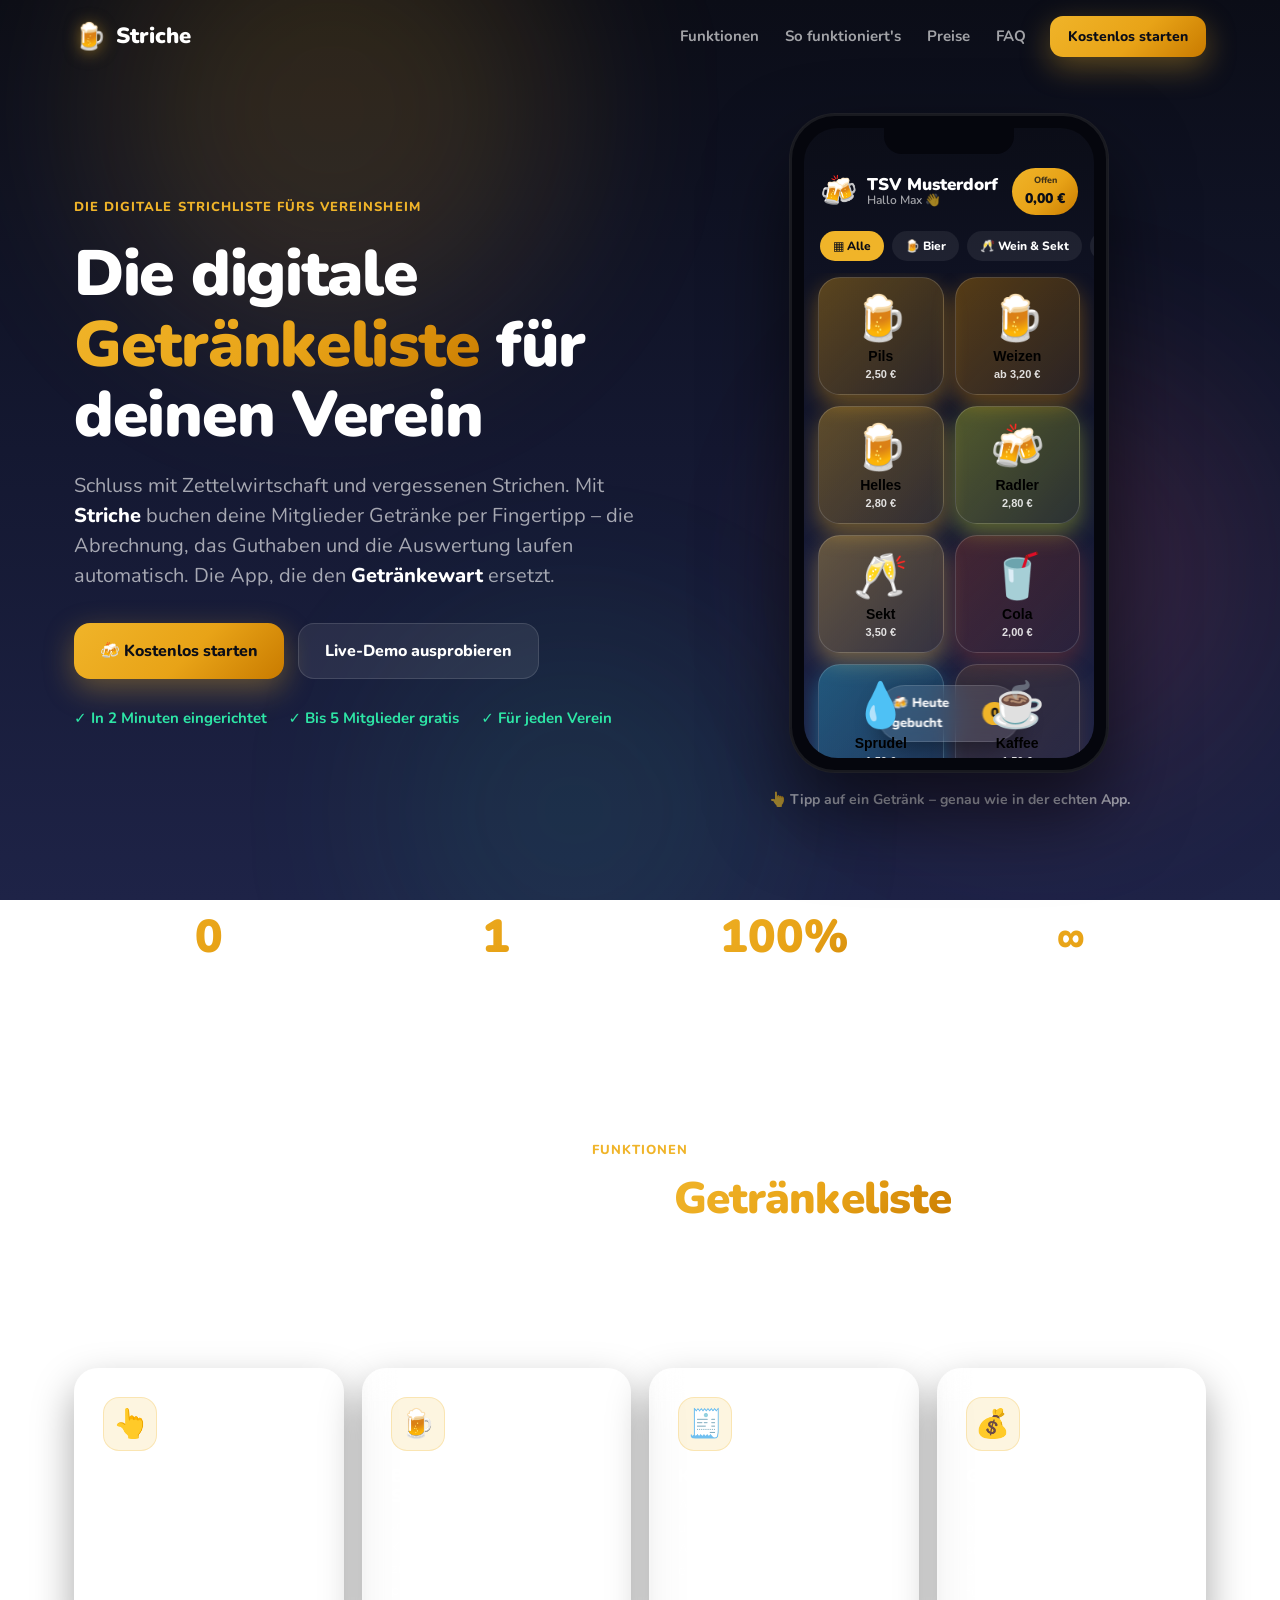
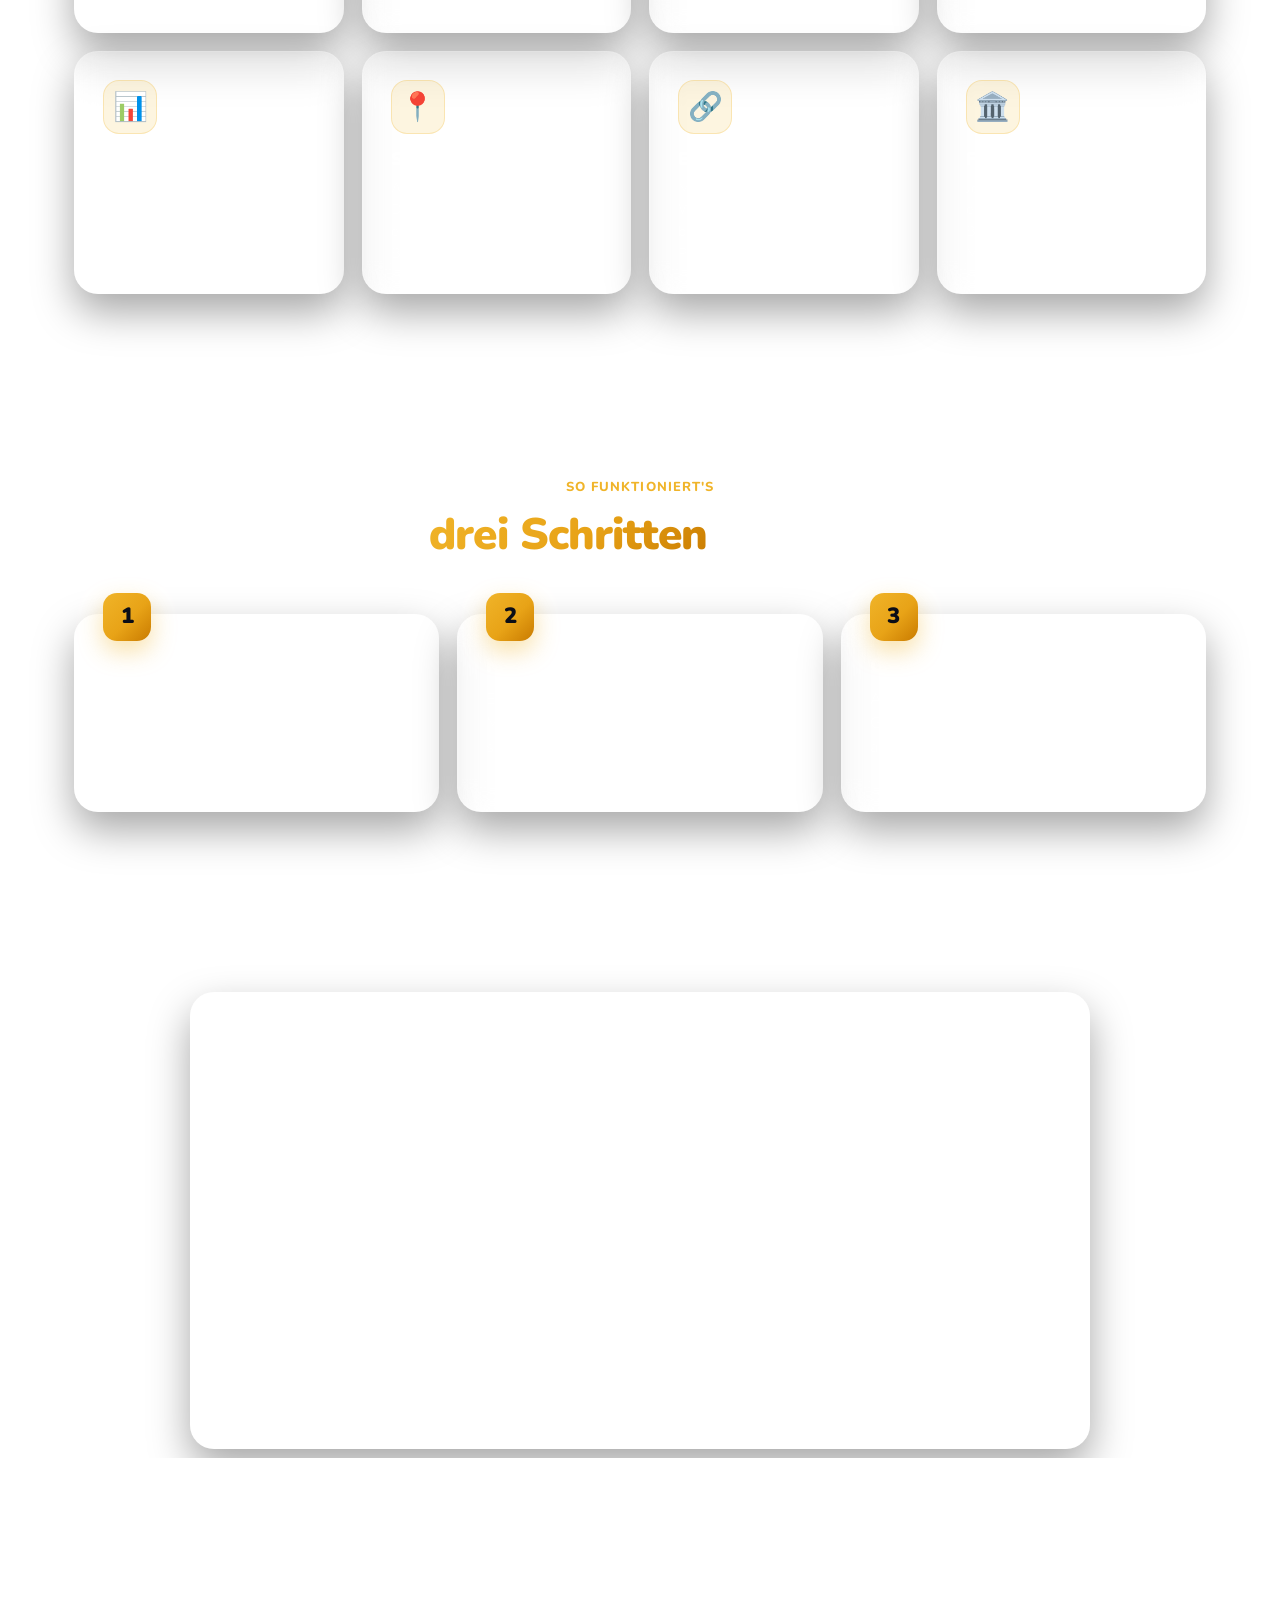
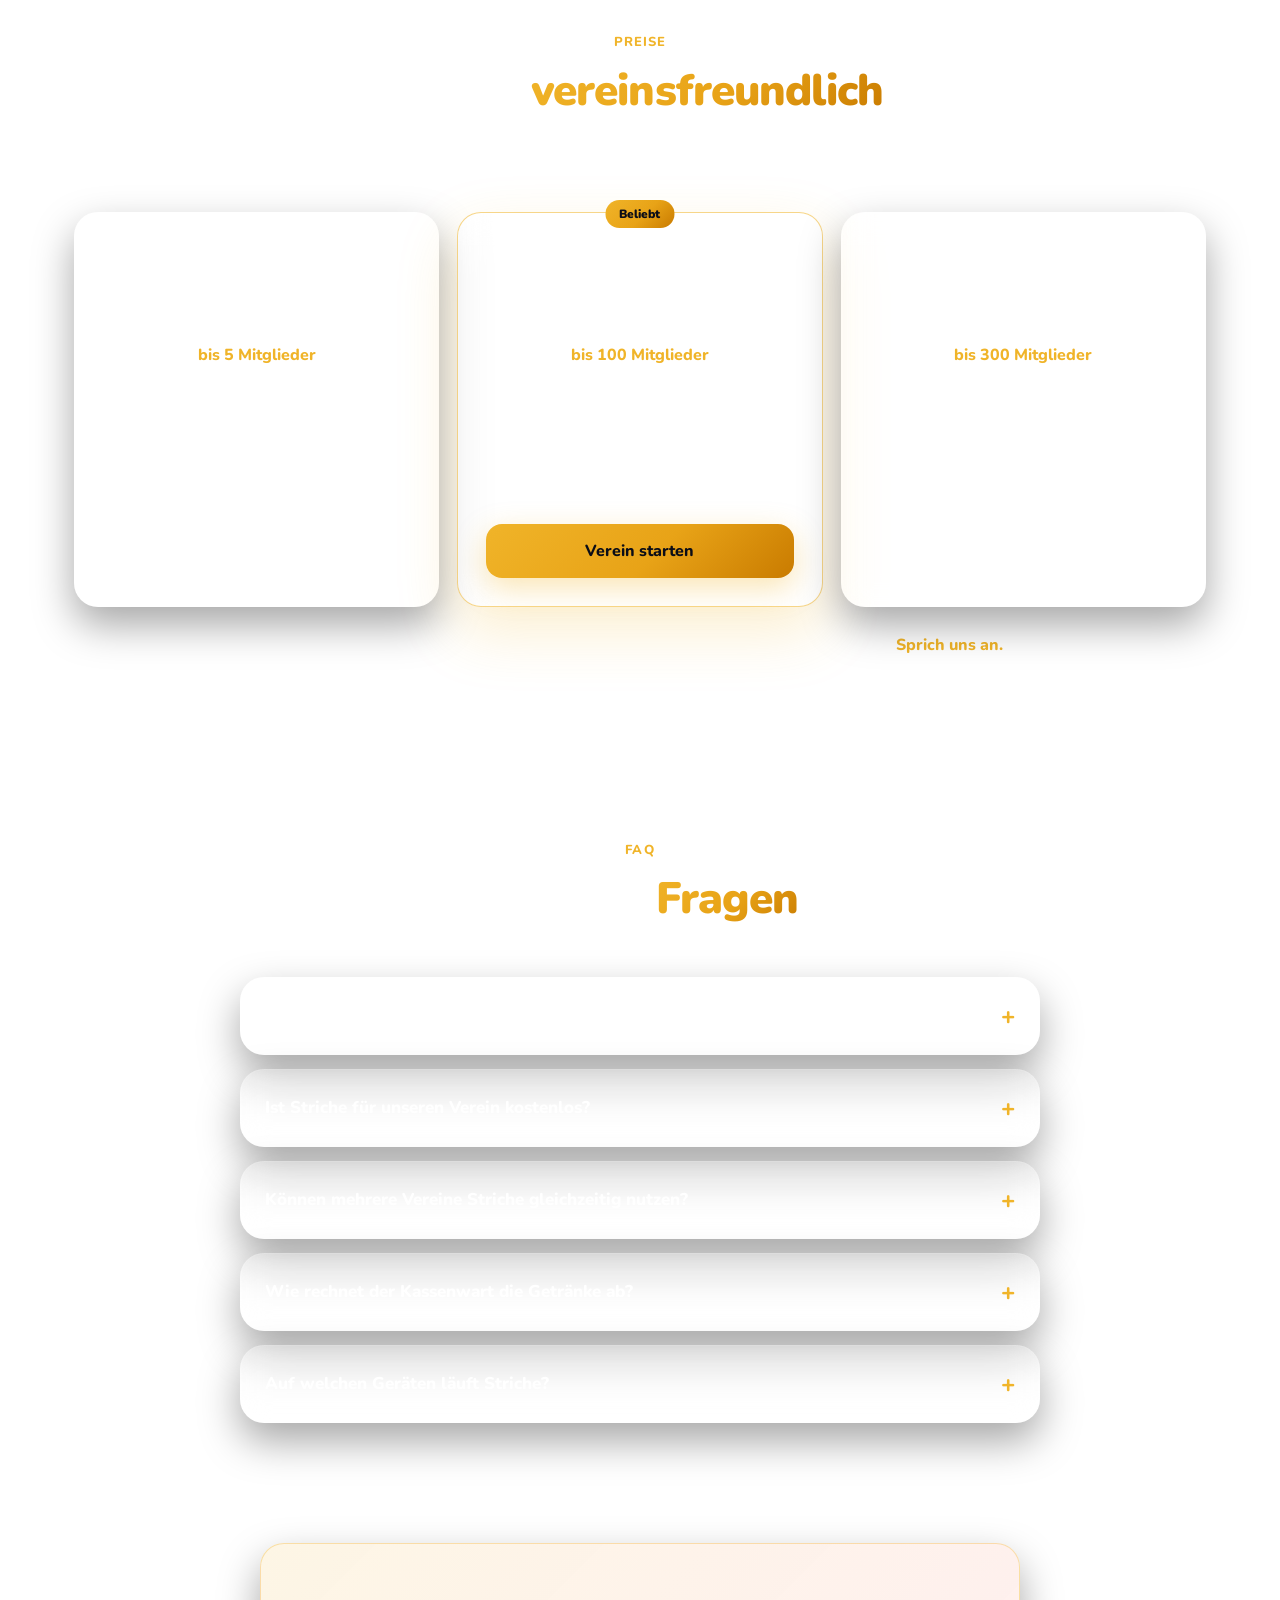
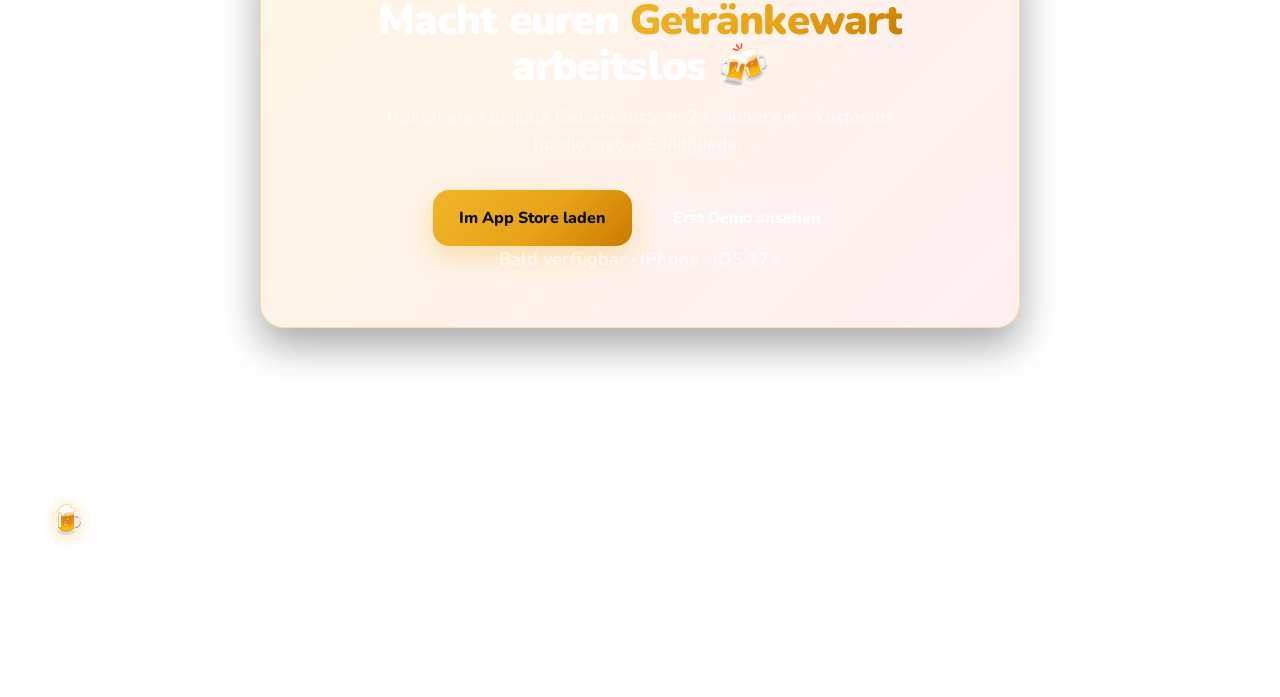
<file: website/index.html>
<!DOCTYPE html>
<html lang="de">
<head>
  <meta charset="UTF-8" />
  <meta name="viewport" content="width=device-width, initial-scale=1.0" />
  <meta name="theme-color" content="#0B0D17" />

  <!-- Primary SEO -->
  <title>Striche – Digitale Getränkeliste für Vereine | Strichliste-App</title>
  <meta name="description" content="Striche ist die digitale Getränkeliste für Vereine: Strichliste per Fingertipp statt Zettel. Getränke buchen, Kasse, Guthaben & Auswartung – ersetzt den Getränkewart. Jetzt kostenlos starten." />
  <meta name="keywords" content="Getränkeliste Verein, Getränkeliste Vereine, digitale Strichliste, Strichliste App, Getränkewart App, Getränkeabrechnung Verein, Vereinsheim Getränke, Strichliste Verein, Getränke App Verein" />
  <meta name="author" content="Striche" />
  <meta name="robots" content="index, follow" />
  <link rel="canonical" href="https://striche-app.de/" />

  <!-- Open Graph -->
  <meta property="og:type" content="website" />
  <meta property="og:locale" content="de_DE" />
  <meta property="og:site_name" content="Striche" />
  <meta property="og:title" content="Striche – Digitale Getränkeliste für Vereine" />
  <meta property="og:description" content="Die digitale Strichliste für deinen Verein: Getränke per Fingertipp buchen, Kasse & Guthaben im Blick – ersetzt den Getränkewart." />
  <meta property="og:url" content="https://striche-app.de/" />
  <meta property="og:image" content="https://striche-app.de/assets/og-image.png" />
  <meta property="og:image:width" content="1200" />
  <meta property="og:image:height" content="630" />

  <!-- Twitter -->
  <meta name="twitter:card" content="summary_large_image" />
  <meta name="twitter:title" content="Striche – Digitale Getränkeliste für Vereine" />
  <meta name="twitter:description" content="Die digitale Strichliste für deinen Verein: Getränke per Fingertipp buchen, Kasse & Guthaben im Blick." />
  <meta name="twitter:image" content="https://striche-app.de/assets/og-image.png" />

  <link rel="icon" type="image/svg+xml" href="assets/favicon.svg" />
  <link rel="apple-touch-icon" href="assets/favicon.svg" />

  <!-- Fonts: rounded to match the app's SF Rounded look -->
  <link rel="preconnect" href="https://fonts.googleapis.com" />
  <link rel="preconnect" href="https://fonts.gstatic.com" crossorigin />
  <link href="https://fonts.googleapis.com/css2?family=Nunito:ital,wght@0,400;0,600;0,700;0,800;0,900;1,700&display=swap" rel="stylesheet" />

  <link rel="stylesheet" href="styles.css" />

  <!-- Structured data: SoftwareApplication -->
  <script type="application/ld+json">
  {
    "@context": "https://schema.org",
    "@type": "SoftwareApplication",
    "name": "Striche – Digitale Getränkeliste für Vereine",
    "operatingSystem": "iOS",
    "applicationCategory": "BusinessApplication",
    "description": "Digitale Getränkeliste und Strichliste-App für Vereine. Getränke per Fingertipp buchen, Kassenwart-Übersicht, Guthaben und Auswertung – ersetzt den klassischen Getränkewart.",
    "offers": {
      "@type": "Offer",
      "price": "0",
      "priceCurrency": "EUR"
    },
    "aggregateRating": {
      "@type": "AggregateRating",
      "ratingValue": "4.9",
      "ratingCount": "128"
    }
  }
  </script>
  <!-- Structured data: FAQ -->
  <script type="application/ld+json">
  {
    "@context": "https://schema.org",
    "@type": "FAQPage",
    "mainEntity": [
      {
        "@type": "Question",
        "name": "Was ist eine digitale Getränkeliste für Vereine?",
        "acceptedAnswer": {
          "@type": "Answer",
          "text": "Eine digitale Getränkeliste ersetzt die handgeschriebene Strichliste im Vereinsheim. Mitglieder buchen ihre Getränke per Fingertipp in der App, die Abrechnung läuft automatisch – ganz ohne Zettel und ohne Getränkewart."
        }
      },
      {
        "@type": "Question",
        "name": "Ist Striche für unseren Verein kostenlos?",
        "acceptedAnswer": {
          "@type": "Answer",
          "text": "Ja. Bis zu 5 Mitglieder nutzen Striche dauerhaft kostenlos. Größere Vereine wählen einen passenden Tarif ab 1,99 € pro Monat."
        }
      },
      {
        "@type": "Question",
        "name": "Können mehrere Vereine Striche gleichzeitig nutzen?",
        "acceptedAnswer": {
          "@type": "Answer",
          "text": "Ja. Jeder Verein hat seinen eigenen, vollständig getrennten Bereich mit eigenen Getränken, Mitgliedern und Kasse."
        }
      },
      {
        "@type": "Question",
        "name": "Wie rechnet der Kassenwart die Getränke ab?",
        "acceptedAnswer": {
          "@type": "Answer",
          "text": "Der Kassenwart sieht alle Buchungen, offene Deckel und Guthaben in Echtzeit. Aufladen und Bezahlt-Markieren geht mit einem Tipp, Monatsberichte lassen sich als PDF oder Excel exportieren."
        }
      }
    ]
  }
  </script>
</head>
<body>
  <!-- Animated background blobs (matches the app's AnimatedBackground) -->
  <div class="bg" aria-hidden="true">
    <span class="blob blob-gold"></span>
    <span class="blob blob-pink"></span>
    <span class="blob blob-mint"></span>
  </div>

  <!-- ===== NAV ===== -->
  <header class="nav" id="nav">
    <a class="brand" href="#top" aria-label="Striche Startseite">
      <span class="brand-mark" aria-hidden="true">🍺</span>
      <span class="brand-name">Striche</span>
    </a>
    <nav class="nav-links" aria-label="Hauptnavigation">
      <a href="#features">Funktionen</a>
      <a href="#how">So funktioniert's</a>
      <a href="#pricing">Preise</a>
      <a href="#faq">FAQ</a>
    </nav>
    <a href="#cta" class="btn btn-gold btn-sm">Kostenlos starten</a>
  </header>

  <main id="top">
    <!-- ===== HERO ===== -->
    <section class="hero">
      <div class="hero-copy">
        <span class="eyebrow">Die digitale Strichliste fürs Vereinsheim</span>
        <h1>Die digitale <span class="grad-gold">Getränkeliste</span> für deinen&nbsp;Verein</h1>
        <p class="lead">
          Schluss mit Zettelwirtschaft und vergessenen Strichen. Mit <strong>Striche</strong> buchen
          deine Mitglieder Getränke per Fingertipp – die Abrechnung, das Guthaben und die
          Auswertung laufen automatisch. Die App, die den <strong>Getränkewart</strong> ersetzt.
        </p>
        <div class="hero-actions">
          <a href="#cta" class="btn btn-gold">🍻 Kostenlos starten</a>
          <a href="#demo" class="btn btn-ghost">Live-Demo ausprobieren</a>
        </div>
        <ul class="hero-trust">
          <li>✓ In 2 Minuten eingerichtet</li>
          <li>✓ Bis 5 Mitglieder gratis</li>
          <li>✓ Für jeden Verein</li>
        </ul>
      </div>

      <!-- ===== INTERACTIVE PHONE DEMO ===== -->
      <div class="hero-phone" id="demo">
        <div class="phone" id="phone">
          <div class="phone-notch" aria-hidden="true"></div>
          <div class="phone-screen" id="screen">
            <!-- App header -->
            <div class="app-header">
              <span class="club-logo" aria-hidden="true">🍻</span>
              <div class="club-meta">
                <span class="club-name">TSV Musterdorf</span>
                <span class="club-hello">Hallo Max 👋</span>
              </div>
              <div class="balance-chip" id="balanceChip">
                <span class="balance-label" id="balanceLabel">Offen</span>
                <span class="balance-value" id="balanceValue">0,00 €</span>
              </div>
            </div>

            <!-- Category chips -->
            <div class="chips" role="tablist" aria-label="Kategorien">
              <button class="chip chip-active" type="button">▦ Alle</button>
              <button class="chip" type="button">🍺 Bier</button>
              <button class="chip" type="button">🥂 Wein &amp; Sekt</button>
              <button class="chip" type="button">💧 Alkoholfrei</button>
            </div>

            <!-- Drink grid (populated by JS) -->
            <div class="drink-grid" id="drinkGrid"></div>

            <!-- Today pill -->
            <div class="today-pill" id="todayPill" hidden>
              🍻 Heute gebucht <span class="today-count" id="todayCount">0</span>
            </div>
          </div>
        </div>
        <p class="demo-hint">👆 Tipp auf ein Getränk – genau wie in der echten App.</p>
      </div>
    </section>

    <!-- ===== STAT BAR ===== -->
    <section class="stats" aria-label="Auf einen Blick">
      <div class="stat"><span class="stat-num">0</span><span class="stat-label">Zettel mehr</span></div>
      <div class="stat"><span class="stat-num">1</span><span class="stat-label">Tipp pro Getränk</span></div>
      <div class="stat"><span class="stat-num">100%</span><span class="stat-label">Überblick für die Kasse</span></div>
      <div class="stat"><span class="stat-num">∞</span><span class="stat-label">Vereine getrennt verwaltbar</span></div>
    </section>

    <!-- ===== FEATURES ===== -->
    <section id="features" class="section">
      <div class="section-head reveal">
        <span class="eyebrow">Funktionen</span>
        <h2>Alles, was deine <span class="grad-gold">Getränkeliste</span> können muss</h2>
        <p class="section-sub">Von der ersten Buchung bis zur Monatsabrechnung – Striche denkt mit.</p>
      </div>
      <div class="feature-grid">
        <article class="card reveal">
          <div class="feat-icon">👆</div>
          <h3>Tippen statt Strichliste</h3>
          <p>Getränk antippen, fertig. Mehrfach tippen = mehrfach gebucht. Kein Mengen­wähler, kein Zettel, kein Suchen nach dem Stift.</p>
        </article>
        <article class="card reveal">
          <div class="feat-icon">🍺</div>
          <h3>Bierkrug-Animation &amp; Sound</h3>
          <p>Jede Buchung macht Spaß: Der Krug füllt sich, es schäumt, es zischt. Mit Haptik und passendem Sound pro Getränk.</p>
        </article>
        <article class="card reveal">
          <div class="feat-icon">🧾</div>
          <h3>Kassenwart-Übersicht</h3>
          <p>Alle Buchungen, offene Deckel und Guthaben in Echtzeit. Aufladen und „Bezahlt" mit einem Tipp.</p>
        </article>
        <article class="card reveal">
          <div class="feat-icon">💰</div>
          <h3>Guthaben &amp; Deckel</h3>
          <p>Mitglieder laden Guthaben auf oder lassen anschreiben. Jeder sieht jederzeit den eigenen Stand – mint für Guthaben, gold für offen.</p>
        </article>
        <article class="card reveal">
          <div class="feat-icon">📊</div>
          <h3>Statistik &amp; Auswertung</h3>
          <p>Umsatz pro Monat, beliebteste Getränke, bezahlt vs. offen. Monatsberichte als PDF oder Excel exportieren.</p>
        </article>
        <article class="card reveal">
          <div class="feat-icon">📍</div>
          <h3>Standort-Begrüßung</h3>
          <p>Am Vereinsheim angekommen? Die App begrüßt freundlich und erinnert beim Gehen ans Buchen – per Geofence.</p>
        </article>
        <article class="card reveal">
          <div class="feat-icon">🔗</div>
          <h3>Einladungslinks</h3>
          <p>Mitglieder per Link oder WhatsApp einladen. Ein Tipp, beigetreten – ganz ohne Papierkram.</p>
        </article>
        <article class="card reveal">
          <div class="feat-icon">🏛️</div>
          <h3>Für viele Vereine</h3>
          <p>Jeder Verein bekommt seinen eigenen, sauber getrennten Bereich – eigene Getränke, Mitglieder und Kasse.</p>
        </article>
      </div>
    </section>

    <!-- ===== HOW IT WORKS ===== -->
    <section id="how" class="section">
      <div class="section-head reveal">
        <span class="eyebrow">So funktioniert's</span>
        <h2>In <span class="grad-gold">drei Schritten</span> startklar</h2>
      </div>
      <div class="steps">
        <article class="step card reveal">
          <span class="step-num">1</span>
          <h3>Verein anlegen</h3>
          <p>Vereinsname, Logo und Getränkekarte in wenigen Minuten einrichten. Vorlagen für Bier, Wein, Alkoholfrei &amp; Snacks sind schon dabei.</p>
        </article>
        <article class="step card reveal">
          <span class="step-num">2</span>
          <h3>Mitglieder einladen</h3>
          <p>Einladungslink teilen – fertig. Deine Mitglieder treten mit einem Tipp bei und sind sofort dabei.</p>
        </article>
        <article class="step card reveal">
          <span class="step-num">3</span>
          <h3>Getränke tippen</h3>
          <p>Ab jetzt wird nur noch getippt. Kasse, Guthaben und Auswertung laufen automatisch im Hintergrund.</p>
        </article>
      </div>
    </section>

    <!-- ===== SEO CONTENT ===== -->
    <section class="section seo-block reveal">
      <div class="card seo-card">
        <h2>Warum eine digitale Getränkeliste für Vereine?</h2>
        <p>
          Die klassische <strong>Strichliste</strong> an der Theke kennt jeder Verein: ein Zettel,
          viele Striche – und am Ende des Abends stimmt die Kasse nie ganz. Eine
          <strong>digitale Getränkeliste</strong> löst genau dieses Problem. Statt mit Stift und
          Papier buchen deine Mitglieder ihre Getränke direkt in der App. Jeder Strich landet
          sofort und nachvollziehbar in der <strong>Getränkeabrechnung</strong> – verlustfrei,
          fair und transparent.
        </p>
        <p>
          <strong>Striche</strong> wurde speziell für <strong>Vereine</strong>, Sportheime,
          Schützenvereine, Musikkapellen und jede Gruppe entwickelt, die gemeinsam feiert und
          abrechnet. Die App übernimmt die Rolle des <strong>Getränkewarts</strong>: Sie zählt
          mit, behält Guthaben und offene Deckel im Blick und liefert dem Kassenwart auf Knopfdruck
          einen sauberen Monatsbericht. So bleibt mehr Zeit fürs Wesentliche – das
          Vereinsleben.
        </p>
        <p>
          Ob kleiner Verein mit einer Handvoll Mitglieder oder großer Verband mit mehreren
          hundert Personen: Mit der digitalen <strong>Strichliste</strong> von Striche behält
          jeder den Überblick. Mehrere Vereine nutzen die App parallel – jeweils in einem eigenen,
          vollständig getrennten Bereich.
        </p>
      </div>
    </section>

    <!-- ===== PRICING ===== -->
    <section id="pricing" class="section">
      <div class="section-head reveal">
        <span class="eyebrow">Preise</span>
        <h2>Fair &amp; <span class="grad-gold">vereinsfreundlich</span></h2>
        <p class="section-sub">Klein anfangen, jederzeit wachsen. Abrechnung für 1 Jahr im Voraus.</p>
      </div>
      <div class="price-grid">
        <article class="card price-card reveal">
          <h3 class="price-name">Gratis</h3>
          <div class="price"><span class="price-amt">0 €</span><span class="price-per">/ Monat</span></div>
          <p class="price-seats">bis 5 Mitglieder</p>
          <ul class="price-feats">
            <li>✓ Alle Kernfunktionen</li>
            <li>✓ Getränke buchen &amp; Kasse</li>
            <li>✓ Guthaben &amp; Deckel</li>
          </ul>
          <a href="#cta" class="btn btn-ghost btn-block">Loslegen</a>
        </article>
        <article class="card price-card price-pop reveal">
          <span class="price-badge">Beliebt</span>
          <h3 class="price-name">Verein</h3>
          <div class="price"><span class="price-amt">3,49 €</span><span class="price-per">/ Monat</span></div>
          <p class="price-seats">bis 100 Mitglieder</p>
          <ul class="price-feats">
            <li>✓ Alles aus Gratis</li>
            <li>✓ Statistik &amp; Export (PDF/Excel)</li>
            <li>✓ Standort-Begrüßung</li>
            <li>✓ Einladungslinks</li>
          </ul>
          <a href="#cta" class="btn btn-gold btn-block">Verein starten</a>
        </article>
        <article class="card price-card reveal">
          <h3 class="price-name">Groß</h3>
          <div class="price"><span class="price-amt">9,99 €</span><span class="price-per">/ Monat</span></div>
          <p class="price-seats">bis 300 Mitglieder</p>
          <ul class="price-feats">
            <li>✓ Alles aus Verein</li>
            <li>✓ Für große Vereine</li>
            <li>✓ Priorisierter Support</li>
          </ul>
          <a href="#cta" class="btn btn-ghost btn-block">Wählen</a>
        </article>
      </div>
      <p class="price-note">Weitere Größen: 50 Mitglieder · 1,99 € · 200 · 6,49 € · 500 · 16,99 €. Mehr als 500? <a href="#cta">Sprich uns an.</a></p>
    </section>

    <!-- ===== FAQ ===== -->
    <section id="faq" class="section">
      <div class="section-head reveal">
        <span class="eyebrow">FAQ</span>
        <h2>Häufige <span class="grad-gold">Fragen</span></h2>
      </div>
      <div class="faq">
        <details class="card faq-item reveal">
          <summary>Was ist eine digitale Getränkeliste für Vereine?</summary>
          <p>Eine digitale Getränkeliste ersetzt die handgeschriebene Strichliste im Vereinsheim. Mitglieder buchen ihre Getränke per Fingertipp in der App, die Abrechnung läuft automatisch – ganz ohne Zettel und ohne Getränkewart.</p>
        </details>
        <details class="card faq-item reveal">
          <summary>Ist Striche für unseren Verein kostenlos?</summary>
          <p>Ja. Bis zu 5 Mitglieder nutzen Striche dauerhaft kostenlos. Größere Vereine wählen einen passenden Tarif ab 1,99 € pro Monat – fair gestaffelt nach Mitgliederzahl.</p>
        </details>
        <details class="card faq-item reveal">
          <summary>Können mehrere Vereine Striche gleichzeitig nutzen?</summary>
          <p>Ja. Jeder Verein hat seinen eigenen, vollständig getrennten Bereich mit eigenen Getränken, Mitgliedern und Kasse. Daten verschiedener Vereine sind sauber isoliert.</p>
        </details>
        <details class="card faq-item reveal">
          <summary>Wie rechnet der Kassenwart die Getränke ab?</summary>
          <p>Der Kassenwart sieht alle Buchungen, offene Deckel und Guthaben in Echtzeit. Aufladen und „Bezahlt"-Markieren geht mit einem Tipp, und Monatsberichte lassen sich als PDF oder Excel exportieren.</p>
        </details>
        <details class="card faq-item reveal">
          <summary>Auf welchen Geräten läuft Striche?</summary>
          <p>Striche ist eine native App für iPhone (iOS 17 und neuer). Weitere Plattformen sind in Planung.</p>
        </details>
      </div>
    </section>

    <!-- ===== CTA ===== -->
    <section id="cta" class="section cta-section">
      <div class="card cta-card reveal">
        <h2>Macht euren <span class="grad-gold">Getränkewart</span> arbeitslos 🍻</h2>
        <p>Richtet eure digitale Getränkeliste in 2 Minuten ein – kostenlos für die ersten 5 Mitglieder.</p>
        <div class="hero-actions center">
          <a href="#" class="btn btn-gold">Im App Store laden</a>
          <a href="#demo" class="btn btn-ghost">Erst Demo ansehen</a>
        </div>
        <p class="cta-fine">Bald verfügbar · iPhone · iOS 17+</p>
      </div>
    </section>
  </main>

  <!-- ===== FOOTER ===== -->
  <footer class="footer">
    <div class="footer-inner">
      <div class="footer-brand">
        <span class="brand-mark" aria-hidden="true">🍺</span>
        <span class="brand-name">Striche</span>
        <p>Die digitale Getränkeliste für Vereine.</p>
      </div>
      <nav class="footer-links" aria-label="Footer">
        <a href="#features">Funktionen</a>
        <a href="#pricing">Preise</a>
        <a href="#faq">FAQ</a>
        <a href="#cta">Kontakt</a>
      </nav>
    </div>
    <p class="footer-legal">© <span id="year"></span> Striche · Impressum · Datenschutz</p>
  </footer>

  <script src="app.js" defer></script>
</body>
</html>
</file>
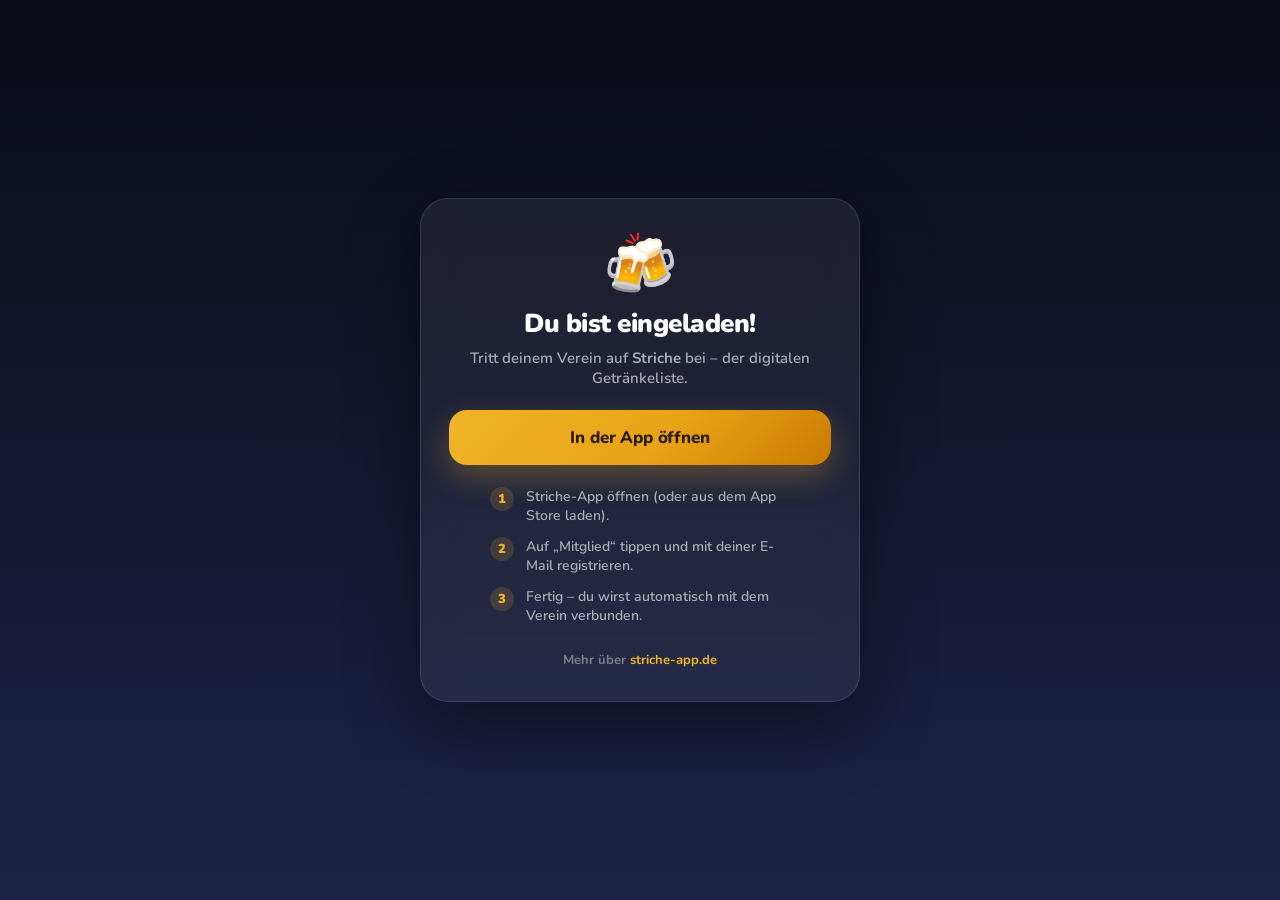
<file: website/join/index.html>
<!DOCTYPE html>
<html lang="de">
<head>
  <meta charset="UTF-8" />
  <meta name="viewport" content="width=device-width, initial-scale=1.0" />
  <meta name="theme-color" content="#0B0D17" />
  <title>Vereins-Einladung · Striche</title>
  <meta name="description" content="Du wurdest zu einem Verein auf Striche eingeladen – der digitalen Getränkeliste. Öffne die Einladung in der App." />
  <!-- Invite pages should not be indexed. -->
  <meta name="robots" content="noindex, follow" />
  <link rel="icon" type="image/svg+xml" href="/assets/favicon.svg" />
  <link rel="apple-touch-icon" href="/assets/favicon.svg" />
  <link rel="preconnect" href="https://fonts.googleapis.com" />
  <link rel="preconnect" href="https://fonts.gstatic.com" crossorigin />
  <link href="https://fonts.googleapis.com/css2?family=Nunito:wght@400;600;700;800;900&display=swap" rel="stylesheet" />
  <style>
    :root {
      --bg0: #0B0D17; --bg1: #141831; --bg2: #1E2347;
      --gold: #F0B429; --amber: #E8A317; --gold-deep: #C97B00; --foam: #FFF4D6;
      --text: #FFFFFF; --text-dim: rgba(255,255,255,0.62); --text-faint: rgba(255,255,255,0.40);
      --glass: rgba(255,255,255,0.06); --glass-border: rgba(255,255,255,0.12);
      --gold-grad: linear-gradient(135deg, var(--gold), var(--amber) 55%, var(--gold-deep));
      --font: "Nunito", ui-rounded, -apple-system, "SF Pro Rounded", system-ui, sans-serif;
    }
    * { margin: 0; padding: 0; box-sizing: border-box; }
    body {
      font-family: var(--font); color: var(--text); min-height: 100vh;
      background: linear-gradient(180deg, var(--bg0), var(--bg1) 55%, var(--bg2));
      background-attachment: fixed; -webkit-font-smoothing: antialiased;
      display: flex; align-items: center; justify-content: center; padding: 24px;
    }
    .card {
      width: 100%; max-width: 440px; text-align: center;
      background: var(--glass); border: 1px solid var(--glass-border);
      border-radius: 28px; padding: 36px 28px 32px;
      backdrop-filter: blur(20px); -webkit-backdrop-filter: blur(20px);
      box-shadow: 0 24px 70px rgba(0,0,0,0.45);
    }
    .mug { font-size: 60px; line-height: 1; margin-bottom: 14px; }
    h1 { font-size: 26px; font-weight: 900; letter-spacing: -0.02em; line-height: 1.15; }
    .sub { color: var(--text-dim); font-size: 15px; font-weight: 600; margin-top: 10px; }
    .code-wrap { margin: 26px 0 8px; }
    .code-label { font-size: 12px; font-weight: 800; letter-spacing: 0.14em; text-transform: uppercase; color: var(--text-faint); }
    .code {
      margin-top: 8px; font-size: 34px; font-weight: 900; letter-spacing: 0.32em;
      background: var(--gold-grad); -webkit-background-clip: text; background-clip: text; color: transparent;
      padding-left: 0.32em;
    }
    .btn {
      display: block; width: 100%; margin-top: 22px; padding: 16px 20px;
      border: none; border-radius: 18px; cursor: pointer;
      font-family: var(--font); font-size: 17px; font-weight: 800; letter-spacing: -0.01em;
      background: var(--gold-grad); color: #2A1A00;
      box-shadow: 0 12px 30px rgba(240,180,41,0.28); transition: transform .12s ease, filter .12s ease;
    }
    .btn:active { transform: scale(0.98); filter: brightness(1.05); }
    .btn.secondary {
      background: var(--glass); color: var(--text); border: 1px solid var(--glass-border);
      box-shadow: none; font-weight: 700; font-size: 15px;
    }
    .hint { margin-top: 18px; color: var(--text-faint); font-size: 13px; font-weight: 600; line-height: 1.5; }
    .steps { text-align: left; margin: 22px auto 0; max-width: 300px; }
    .step { display: flex; gap: 12px; align-items: flex-start; margin-top: 12px; color: var(--text-dim); font-size: 14px; font-weight: 600; }
    .num {
      flex: 0 0 auto; width: 24px; height: 24px; border-radius: 50%;
      background: rgba(240,180,41,0.16); color: var(--gold);
      display: flex; align-items: center; justify-content: center; font-weight: 900; font-size: 13px;
    }
    .brand { margin-top: 26px; font-size: 13px; font-weight: 700; color: var(--text-faint); }
    .brand a { color: var(--gold); text-decoration: none; }
  </style>
</head>
<body>
  <main class="card">
    <div class="mug">🍻</div>
    <h1>Du bist eingeladen!</h1>
    <p class="sub">Tritt deinem Verein auf <strong>Striche</strong> bei – der digitalen Getränkeliste.</p>

    <div class="code-wrap" id="codeWrap" hidden>
      <div class="code-label">Dein Einladungscode</div>
      <div class="code" id="code">––––––</div>
    </div>

    <button class="btn" id="openApp">In der App öffnen</button>

    <div class="steps">
      <div class="step"><span class="num">1</span><span>Striche-App öffnen (oder aus dem App Store laden).</span></div>
      <div class="step"><span class="num">2</span><span>Auf „Mitglied“ tippen und mit deiner E-Mail registrieren.</span></div>
      <div class="step"><span class="num">3</span><span>Fertig – du wirst automatisch mit dem Verein verbunden.</span></div>
    </div>

    <p class="hint" id="manualHint" hidden>App schon installiert, aber nichts passiert? Gib den Code oben bei der Registrierung manuell ein.</p>

    <p class="brand">Mehr über <a href="/">striche-app.de</a></p>
  </main>

  <script>
    (function () {
      var params = new URLSearchParams(window.location.search);
      var code = (params.get("code") || "").trim().toUpperCase();
      if (code) {
        document.getElementById("code").textContent = code;
        document.getElementById("codeWrap").hidden = false;
        document.getElementById("manualHint").hidden = false;
      }
      var deepLink = code ? "striche://join?code=" + encodeURIComponent(code) : "striche://join";
      var btn = document.getElementById("openApp");
      btn.addEventListener("click", function () { window.location.href = deepLink; });
      // Auto-attempt to hand off to the app for an already-installed user.
      if (code) { setTimeout(function () { window.location.href = deepLink; }, 400); }
    })();
  </script>
</body>
</html>
</file>
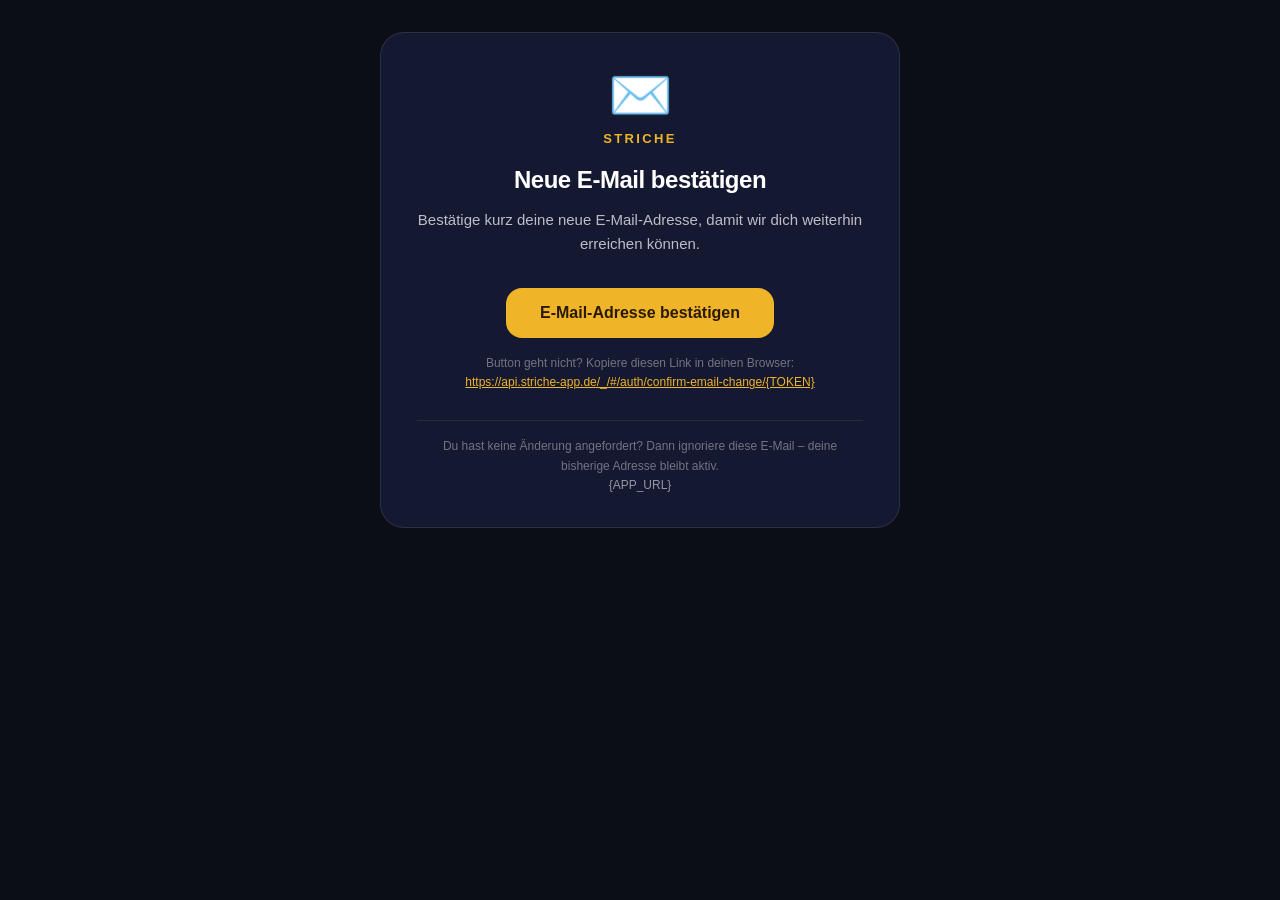
<file: server/email-templates/email-change.html>
<!--
  Striche – E-Mail-Änderung bestätigen (PocketBase: users collection -> "Confirm email change" template)
  Betreff/Subject: Bestätige deine neue E-Mail-Adresse 📧
  Platzhalter von PocketBase: {APP_NAME} {APP_URL} https://api.striche-app.de/_/#/auth/confirm-email-change/{TOKEN} {TOKEN}
-->
<body style="margin:0;padding:0;background:#0B0D17;">
  <table role="presentation" width="100%" cellpadding="0" cellspacing="0" style="background:#0B0D17;">
    <tr>
      <td align="center" style="padding:32px 16px;">
        <table role="presentation" width="100%" cellpadding="0" cellspacing="0" style="max-width:520px;width:100%;background:#141831;border:1px solid rgba(255,255,255,0.10);border-radius:24px;overflow:hidden;font-family:'Nunito','Segoe UI',Helvetica,Arial,sans-serif;">
          <!-- Header -->
          <tr>
            <td align="center" style="padding:36px 32px 8px;">
              <div style="font-size:52px;line-height:1;">✉️</div>
              <div style="margin-top:10px;font-size:13px;font-weight:800;letter-spacing:0.18em;text-transform:uppercase;color:#F0B429;">Striche</div>
            </td>
          </tr>
          <!-- Body -->
          <tr>
            <td align="center" style="padding:12px 36px 4px;">
              <h1 style="margin:0;font-size:24px;font-weight:900;color:#FFFFFF;letter-spacing:-0.02em;">Neue E-Mail bestätigen</h1>
              <p style="margin:14px 0 0;font-size:15px;line-height:1.6;color:rgba(255,255,255,0.72);">
                Bestätige kurz deine neue E-Mail-Adresse, damit wir dich weiterhin erreichen können.
              </p>
            </td>
          </tr>
          <!-- Button -->
          <tr>
            <td align="center" style="padding:28px 36px 8px;">
              <a href="https://api.striche-app.de/_/#/auth/confirm-email-change/{TOKEN}" style="display:inline-block;padding:16px 34px;border-radius:16px;background:#F0B429;color:#2A1A00;font-size:16px;font-weight:800;text-decoration:none;">
                E-Mail-Adresse bestätigen
              </a>
            </td>
          </tr>
          <tr>
            <td align="center" style="padding:8px 36px 0;">
              <p style="margin:0;font-size:12px;line-height:1.6;color:rgba(255,255,255,0.40);">
                Button geht nicht? Kopiere diesen Link in deinen Browser:<br/>
                <a href="https://api.striche-app.de/_/#/auth/confirm-email-change/{TOKEN}" style="color:#F0B429;word-break:break-all;">https://api.striche-app.de/_/#/auth/confirm-email-change/{TOKEN}</a>
              </p>
            </td>
          </tr>
          <!-- Footer -->
          <tr>
            <td align="center" style="padding:28px 36px 32px;">
              <hr style="border:none;border-top:1px solid rgba(255,255,255,0.08);margin:0 0 16px;"/>
              <p style="margin:0;font-size:12px;line-height:1.6;color:rgba(255,255,255,0.40);">
                Du hast keine Änderung angefordert? Dann ignoriere diese E-Mail – deine bisherige Adresse bleibt aktiv.<br/>
                <a href="{APP_URL}" style="color:rgba(255,255,255,0.55);text-decoration:none;">{APP_URL}</a>
              </p>
            </td>
          </tr>
        </table>
      </td>
    </tr>
  </table>
</body>
</file>
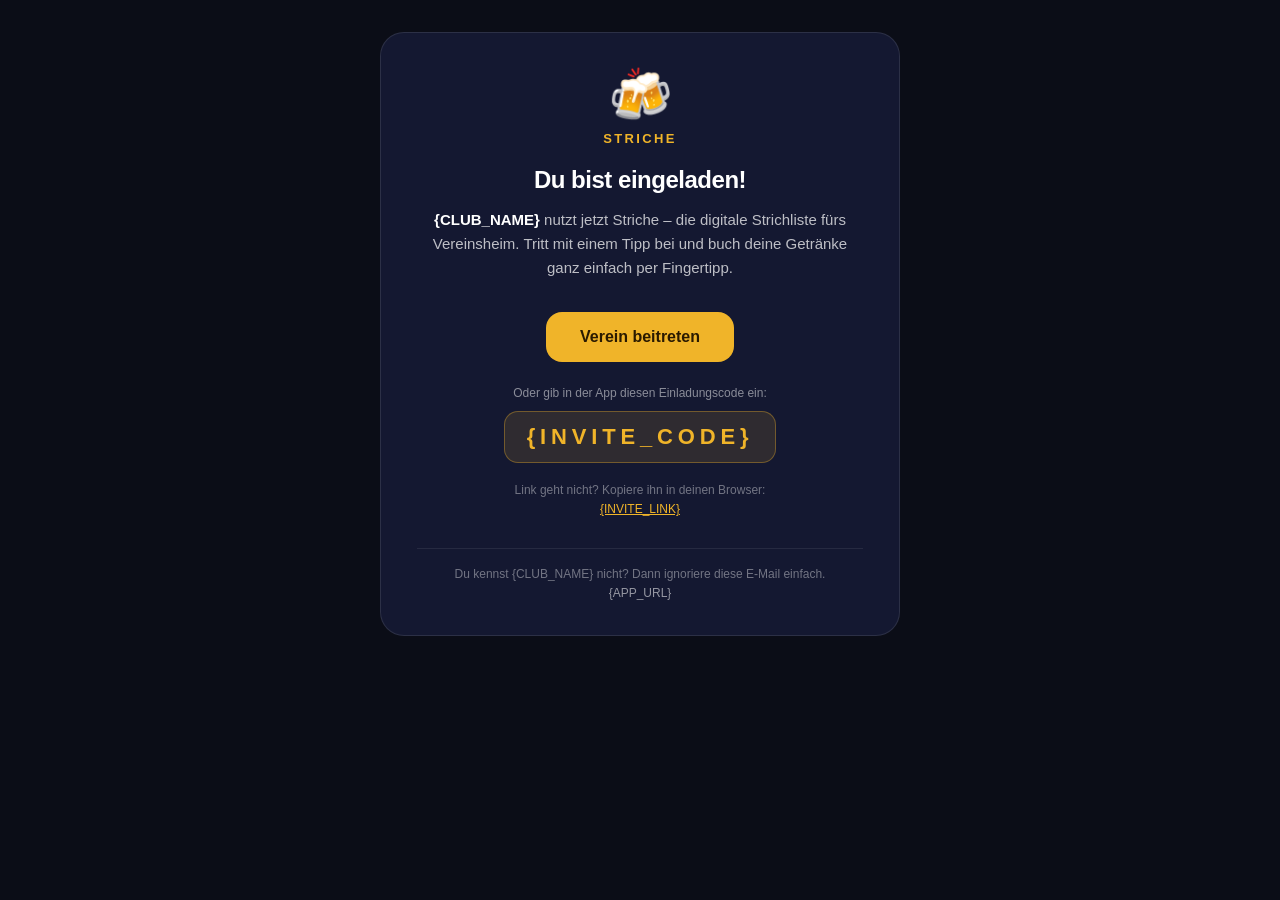
<file: server/email-templates/invite.html>
<!--
  Striche – Vereins-Einladung (gesendet von custom Server-Hook beim Einladen eines Mitglieds)
  Betreff/Subject: {CLUB_NAME} lädt dich zu Striche ein 🍻
  Eigene Platzhalter (vom Hook ersetzt): {CLUB_NAME} {INVITE_LINK} {INVITE_CODE} {APP_URL}
-->
<body style="margin:0;padding:0;background:#0B0D17;">
  <table role="presentation" width="100%" cellpadding="0" cellspacing="0" style="background:#0B0D17;">
    <tr>
      <td align="center" style="padding:32px 16px;">
        <table role="presentation" width="100%" cellpadding="0" cellspacing="0" style="max-width:520px;width:100%;background:#141831;border:1px solid rgba(255,255,255,0.10);border-radius:24px;overflow:hidden;font-family:'Nunito','Segoe UI',Helvetica,Arial,sans-serif;">
          <!-- Header -->
          <tr>
            <td align="center" style="padding:36px 32px 8px;">
              <div style="font-size:52px;line-height:1;">🍻</div>
              <div style="margin-top:10px;font-size:13px;font-weight:800;letter-spacing:0.18em;text-transform:uppercase;color:#F0B429;">Striche</div>
            </td>
          </tr>
          <!-- Body -->
          <tr>
            <td align="center" style="padding:12px 36px 4px;">
              <h1 style="margin:0;font-size:24px;font-weight:900;color:#FFFFFF;letter-spacing:-0.02em;">Du bist eingeladen!</h1>
              <p style="margin:14px 0 0;font-size:15px;line-height:1.6;color:rgba(255,255,255,0.72);">
                <strong style="color:#FFFFFF;">{CLUB_NAME}</strong> nutzt jetzt Striche – die digitale Strichliste fürs Vereinsheim. Tritt mit einem Tipp bei und buch deine Getränke ganz einfach per Fingertipp.
              </p>
            </td>
          </tr>
          <!-- Button -->
          <tr>
            <td align="center" style="padding:28px 36px 8px;">
              <a href="{INVITE_LINK}" style="display:inline-block;padding:16px 34px;border-radius:16px;background:#F0B429;color:#2A1A00;font-size:16px;font-weight:800;text-decoration:none;">
                Verein beitreten
              </a>
            </td>
          </tr>
          <!-- Code -->
          <tr>
            <td align="center" style="padding:14px 36px 4px;">
              <p style="margin:0 0 8px;font-size:12px;line-height:1.6;color:rgba(255,255,255,0.50);">
                Oder gib in der App diesen Einladungscode ein:
              </p>
              <div style="display:inline-block;padding:12px 22px;border-radius:14px;background:rgba(240,180,41,0.12);border:1px solid rgba(240,180,41,0.35);font-size:22px;font-weight:900;letter-spacing:0.22em;color:#F0B429;">{INVITE_CODE}</div>
            </td>
          </tr>
          <tr>
            <td align="center" style="padding:14px 36px 0;">
              <p style="margin:0;font-size:12px;line-height:1.6;color:rgba(255,255,255,0.40);">
                Link geht nicht? Kopiere ihn in deinen Browser:<br/>
                <a href="{INVITE_LINK}" style="color:#F0B429;word-break:break-all;">{INVITE_LINK}</a>
              </p>
            </td>
          </tr>
          <!-- Footer -->
          <tr>
            <td align="center" style="padding:28px 36px 32px;">
              <hr style="border:none;border-top:1px solid rgba(255,255,255,0.08);margin:0 0 16px;"/>
              <p style="margin:0;font-size:12px;line-height:1.6;color:rgba(255,255,255,0.40);">
                Du kennst {CLUB_NAME} nicht? Dann ignoriere diese E-Mail einfach.<br/>
                <a href="{APP_URL}" style="color:rgba(255,255,255,0.55);text-decoration:none;">{APP_URL}</a>
              </p>
            </td>
          </tr>
        </table>
      </td>
    </tr>
  </table>
</body>
</file>
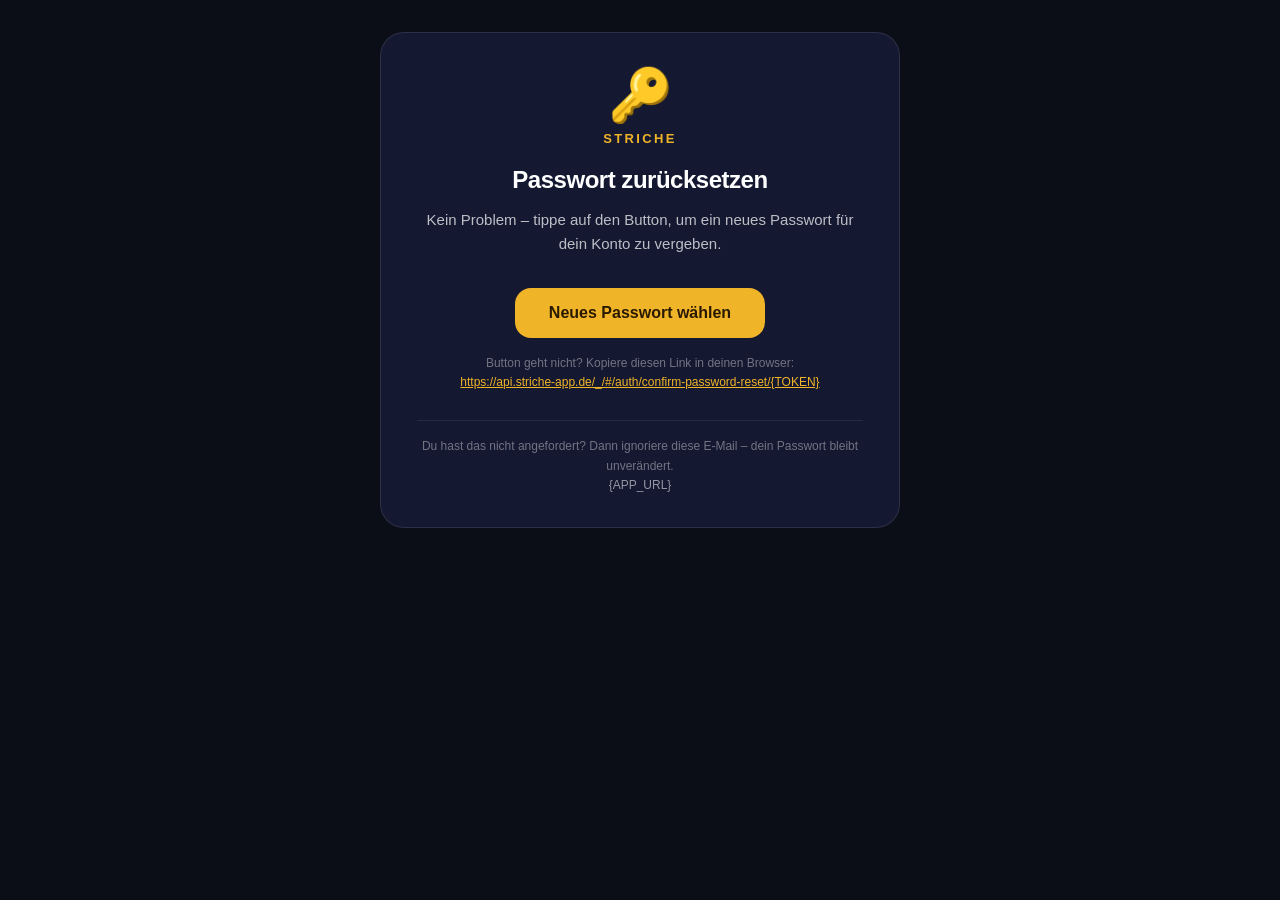
<file: server/email-templates/password-reset.html>
<!--
  Striche – Passwort zurücksetzen (PocketBase: users collection -> "Password reset" template)
  Betreff/Subject: Setze dein Striche-Passwort zurück 🔑
  Platzhalter von PocketBase: {APP_NAME} {APP_URL} https://api.striche-app.de/_/#/auth/confirm-password-reset/{TOKEN} {TOKEN}
-->
<body style="margin:0;padding:0;background:#0B0D17;">
  <table role="presentation" width="100%" cellpadding="0" cellspacing="0" style="background:#0B0D17;">
    <tr>
      <td align="center" style="padding:32px 16px;">
        <table role="presentation" width="100%" cellpadding="0" cellspacing="0" style="max-width:520px;width:100%;background:#141831;border:1px solid rgba(255,255,255,0.10);border-radius:24px;overflow:hidden;font-family:'Nunito','Segoe UI',Helvetica,Arial,sans-serif;">
          <!-- Header -->
          <tr>
            <td align="center" style="padding:36px 32px 8px;">
              <div style="font-size:52px;line-height:1;">🔑</div>
              <div style="margin-top:10px;font-size:13px;font-weight:800;letter-spacing:0.18em;text-transform:uppercase;color:#F0B429;">Striche</div>
            </td>
          </tr>
          <!-- Body -->
          <tr>
            <td align="center" style="padding:12px 36px 4px;">
              <h1 style="margin:0;font-size:24px;font-weight:900;color:#FFFFFF;letter-spacing:-0.02em;">Passwort zurücksetzen</h1>
              <p style="margin:14px 0 0;font-size:15px;line-height:1.6;color:rgba(255,255,255,0.72);">
                Kein Problem – tippe auf den Button, um ein neues Passwort für dein Konto zu vergeben.
              </p>
            </td>
          </tr>
          <!-- Button -->
          <tr>
            <td align="center" style="padding:28px 36px 8px;">
              <a href="https://api.striche-app.de/_/#/auth/confirm-password-reset/{TOKEN}" style="display:inline-block;padding:16px 34px;border-radius:16px;background:#F0B429;color:#2A1A00;font-size:16px;font-weight:800;text-decoration:none;">
                Neues Passwort wählen
              </a>
            </td>
          </tr>
          <tr>
            <td align="center" style="padding:8px 36px 0;">
              <p style="margin:0;font-size:12px;line-height:1.6;color:rgba(255,255,255,0.40);">
                Button geht nicht? Kopiere diesen Link in deinen Browser:<br/>
                <a href="https://api.striche-app.de/_/#/auth/confirm-password-reset/{TOKEN}" style="color:#F0B429;word-break:break-all;">https://api.striche-app.de/_/#/auth/confirm-password-reset/{TOKEN}</a>
              </p>
            </td>
          </tr>
          <!-- Footer -->
          <tr>
            <td align="center" style="padding:28px 36px 32px;">
              <hr style="border:none;border-top:1px solid rgba(255,255,255,0.08);margin:0 0 16px;"/>
              <p style="margin:0;font-size:12px;line-height:1.6;color:rgba(255,255,255,0.40);">
                Du hast das nicht angefordert? Dann ignoriere diese E-Mail – dein Passwort bleibt unverändert.<br/>
                <a href="{APP_URL}" style="color:rgba(255,255,255,0.55);text-decoration:none;">{APP_URL}</a>
              </p>
            </td>
          </tr>
        </table>
      </td>
    </tr>
  </table>
</body>
</file>
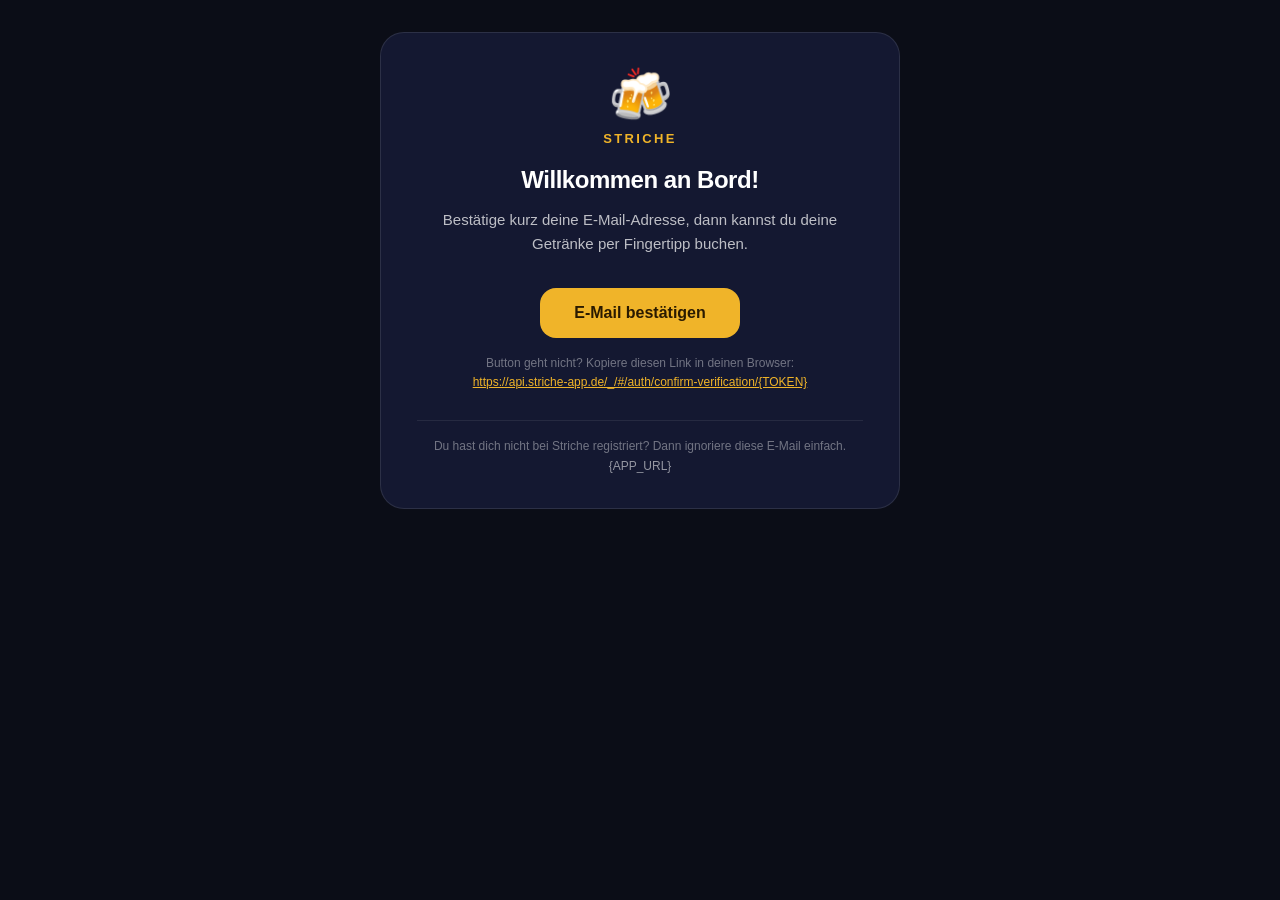
<file: server/email-templates/verification.html>
<!--
  Striche – E-Mail-Bestätigung (PocketBase: users collection -> "Verification" template)
  Betreff/Subject: Bestätige deine E-Mail für Striche 🍻
  Platzhalter von PocketBase: {APP_NAME} {APP_URL} https://api.striche-app.de/_/#/auth/confirm-verification/{TOKEN} {TOKEN}
-->
<body style="margin:0;padding:0;background:#0B0D17;">
  <table role="presentation" width="100%" cellpadding="0" cellspacing="0" style="background:#0B0D17;">
    <tr>
      <td align="center" style="padding:32px 16px;">
        <table role="presentation" width="100%" cellpadding="0" cellspacing="0" style="max-width:520px;width:100%;background:#141831;border:1px solid rgba(255,255,255,0.10);border-radius:24px;overflow:hidden;font-family:'Nunito','Segoe UI',Helvetica,Arial,sans-serif;">
          <!-- Header -->
          <tr>
            <td align="center" style="padding:36px 32px 8px;">
              <div style="font-size:52px;line-height:1;">🍻</div>
              <div style="margin-top:10px;font-size:13px;font-weight:800;letter-spacing:0.18em;text-transform:uppercase;color:#F0B429;">Striche</div>
            </td>
          </tr>
          <!-- Body -->
          <tr>
            <td align="center" style="padding:12px 36px 4px;">
              <h1 style="margin:0;font-size:24px;font-weight:900;color:#FFFFFF;letter-spacing:-0.02em;">Willkommen an Bord!</h1>
              <p style="margin:14px 0 0;font-size:15px;line-height:1.6;color:rgba(255,255,255,0.72);">
                Bestätige kurz deine E-Mail-Adresse, dann kannst du deine Getränke per Fingertipp buchen.
              </p>
            </td>
          </tr>
          <!-- Button -->
          <tr>
            <td align="center" style="padding:28px 36px 8px;">
              <a href="https://api.striche-app.de/_/#/auth/confirm-verification/{TOKEN}" style="display:inline-block;padding:16px 34px;border-radius:16px;background:#F0B429;color:#2A1A00;font-size:16px;font-weight:800;text-decoration:none;">
                E-Mail bestätigen
              </a>
            </td>
          </tr>
          <tr>
            <td align="center" style="padding:8px 36px 0;">
              <p style="margin:0;font-size:12px;line-height:1.6;color:rgba(255,255,255,0.40);">
                Button geht nicht? Kopiere diesen Link in deinen Browser:<br/>
                <a href="https://api.striche-app.de/_/#/auth/confirm-verification/{TOKEN}" style="color:#F0B429;word-break:break-all;">https://api.striche-app.de/_/#/auth/confirm-verification/{TOKEN}</a>
              </p>
            </td>
          </tr>
          <!-- Footer -->
          <tr>
            <td align="center" style="padding:28px 36px 32px;">
              <hr style="border:none;border-top:1px solid rgba(255,255,255,0.08);margin:0 0 16px;"/>
              <p style="margin:0;font-size:12px;line-height:1.6;color:rgba(255,255,255,0.40);">
                Du hast dich nicht bei Striche registriert? Dann ignoriere diese E-Mail einfach.<br/>
                <a href="{APP_URL}" style="color:rgba(255,255,255,0.55);text-decoration:none;">{APP_URL}</a>
              </p>
            </td>
          </tr>
        </table>
      </td>
    </tr>
  </table>
</body>
</file>
<file: website/styles.css>
/* ===========================================================
   Striche – Marketing Website
   Palette & components mirror the native app (Theme.swift):
   bg0 #0B0D17, bg1 #141831, bg2 #1E2347
   gold #F0B429, amber #E8A317, foam #FFF4D6
   accent #FF5C7A, mint #2EE6A6
   =========================================================== */

:root {
  --bg0: #0B0D17;
  --bg1: #141831;
  --bg2: #1E2347;
  --gold: #F0B429;
  --amber: #E8A317;
  --gold-deep: #C97B00;
  --foam: #FFF4D6;
  --accent: #FF5C7A;
  --mint: #2EE6A6;
  --mint-deep: #17B985;

  --text: #FFFFFF;
  --text-dim: rgba(255, 255, 255, 0.62);
  --text-faint: rgba(255, 255, 255, 0.40);

  --glass: rgba(255, 255, 255, 0.06);
  --glass-border: rgba(255, 255, 255, 0.12);

  --gold-grad: linear-gradient(135deg, var(--gold), var(--amber) 55%, var(--gold-deep));
  --mint-grad: linear-gradient(135deg, var(--mint), var(--mint-deep));

  --radius: 24px;
  --radius-lg: 28px;
  --maxw: 1180px;

  --font: "Nunito", ui-rounded, -apple-system, "SF Pro Rounded", "Segoe UI", system-ui, sans-serif;
}

* { margin: 0; padding: 0; box-sizing: border-box; }

html { scroll-behavior: smooth; scroll-padding-top: 90px; }

body {
  font-family: var(--font);
  color: var(--text);
  background: linear-gradient(180deg, var(--bg0), var(--bg1) 50%, var(--bg2));
  background-attachment: fixed;
  line-height: 1.5;
  overflow-x: hidden;
  -webkit-font-smoothing: antialiased;
}

h1, h2, h3 { line-height: 1.1; font-weight: 900; letter-spacing: -0.02em; }
a { color: inherit; text-decoration: none; }

.grad-gold {
  background: var(--gold-grad);
  -webkit-background-clip: text;
  background-clip: text;
  color: transparent;
}

/* ===== Animated background blobs ===== */
.bg { position: fixed; inset: 0; z-index: -1; overflow: hidden; pointer-events: none; }
.blob {
  position: absolute;
  border-radius: 50%;
  filter: blur(90px);
  opacity: 0.5;
  will-change: transform;
}
.blob-gold { width: 460px; height: 460px; background: rgba(240,180,41,0.30); top: -120px; left: 8%;
  animation: float1 16s ease-in-out infinite; }
.blob-pink { width: 420px; height: 420px; background: rgba(255,92,122,0.24); top: 40%; right: 2%;
  animation: float2 19s ease-in-out infinite; }
.blob-mint { width: 380px; height: 380px; background: rgba(46,230,166,0.16); bottom: -100px; left: 30%;
  animation: float3 22s ease-in-out infinite; }

@keyframes float1 { 0%,100%{transform:translate(0,0)} 50%{transform:translate(120px,80px)} }
@keyframes float2 { 0%,100%{transform:translate(0,0)} 50%{transform:translate(-100px,60px)} }
@keyframes float3 { 0%,100%{transform:translate(0,0)} 50%{transform:translate(80px,-90px)} }

/* ===== Nav ===== */
.nav {
  position: sticky; top: 0; z-index: 50;
  display: flex; align-items: center; gap: 24px;
  max-width: var(--maxw); margin: 0 auto;
  padding: 16px 24px;
  transition: padding 0.3s ease;
}
.nav.scrolled {
  padding: 10px 24px;
  background: rgba(11,13,23,0.72);
  backdrop-filter: blur(18px);
  -webkit-backdrop-filter: blur(18px);
  border-bottom: 1px solid var(--glass-border);
  max-width: 100%;
}
.nav.scrolled > * { max-width: var(--maxw); }
.brand { display: flex; align-items: center; gap: 10px; font-weight: 900; font-size: 22px; }
.brand-mark { font-size: 26px; filter: drop-shadow(0 2px 8px rgba(240,180,41,0.5)); }
.nav-links { display: flex; gap: 26px; margin-left: auto; font-weight: 700; font-size: 15px; }
.nav-links a { color: var(--text-dim); transition: color 0.2s; }
.nav-links a:hover { color: var(--text); }

/* ===== Buttons ===== */
.btn {
  display: inline-flex; align-items: center; justify-content: center; gap: 8px;
  padding: 15px 26px; border-radius: 16px;
  font-weight: 800; font-size: 16px; font-family: var(--font);
  cursor: pointer; border: none; transition: transform 0.15s ease, box-shadow 0.25s ease, background 0.2s;
  white-space: nowrap;
}
.btn:active { transform: scale(0.96); }
.btn-sm { padding: 10px 18px; font-size: 14px; border-radius: 13px; }
.btn-block { width: 100%; }
.btn-gold { background: var(--gold-grad); color: var(--bg0); box-shadow: 0 10px 30px rgba(240,180,41,0.35); }
.btn-gold:hover { box-shadow: 0 14px 40px rgba(240,180,41,0.5); transform: translateY(-2px); }
.btn-ghost { background: rgba(255,255,255,0.08); color: var(--text); border: 1px solid var(--glass-border); }
.btn-ghost:hover { background: rgba(255,255,255,0.14); transform: translateY(-2px); }

/* ===== Layout ===== */
.section { max-width: var(--maxw); margin: 0 auto; padding: 90px 24px; }
.eyebrow {
  display: inline-block; font-size: 13px; font-weight: 800; letter-spacing: 0.08em;
  text-transform: uppercase; color: var(--gold); margin-bottom: 14px;
}
.section-head { text-align: center; max-width: 720px; margin: 0 auto 54px; }
.section-head h2 { font-size: clamp(28px, 4.5vw, 44px); }
.section-sub { margin-top: 16px; color: var(--text-dim); font-size: 18px; }

/* ===== Glass card ===== */
.card {
  background: var(--glass);
  border: 1px solid var(--glass-border);
  border-radius: var(--radius);
  backdrop-filter: blur(14px);
  -webkit-backdrop-filter: blur(14px);
  box-shadow: 0 18px 40px rgba(0,0,0,0.35);
  padding: 28px;
}

/* ===== Hero ===== */
.hero {
  max-width: var(--maxw); margin: 0 auto;
  padding: 40px 24px 60px;
  display: grid; grid-template-columns: 1.05fr 0.95fr; gap: 50px; align-items: center;
}
.hero-copy h1 { font-size: clamp(36px, 6vw, 64px); margin: 8px 0 20px; }
.lead { font-size: clamp(17px, 2.1vw, 20px); color: var(--text-dim); max-width: 560px; }
.lead strong { color: var(--text); font-weight: 800; }
.hero-actions { display: flex; gap: 14px; margin-top: 32px; flex-wrap: wrap; }
.hero-actions.center { justify-content: center; }
.hero-trust { display: flex; gap: 22px; margin-top: 28px; flex-wrap: wrap; list-style: none;
  color: var(--text-dim); font-weight: 700; font-size: 15px; }
.hero-trust li { color: var(--mint); }

/* ===== Phone ===== */
.hero-phone { display: flex; flex-direction: column; align-items: center; gap: 16px; }
.phone {
  position: relative;
  width: 320px; height: 660px;
  background: #05060d;
  border-radius: 46px;
  padding: 14px;
  box-shadow: 0 40px 80px rgba(0,0,0,0.6), inset 0 0 0 2px rgba(255,255,255,0.08);
  border: 1px solid rgba(255,255,255,0.10);
  animation: phoneIn 0.9s cubic-bezier(0.16,1,0.3,1) both;
}
@keyframes phoneIn { from { opacity:0; transform: translateY(40px) rotate(-3deg); } to { opacity:1; transform:none; } }
.phone-notch {
  position: absolute; top: 14px; left: 50%; transform: translateX(-50%);
  width: 130px; height: 26px; background: #05060d; border-radius: 0 0 18px 18px; z-index: 5;
}
.phone-screen {
  position: relative; width: 100%; height: 100%;
  border-radius: 34px; overflow: hidden;
  background: linear-gradient(180deg, var(--bg0), var(--bg1) 55%, var(--bg2));
  display: flex; flex-direction: column;
}
.demo-hint { color: var(--text-dim); font-size: 14px; font-weight: 700; }

/* App header inside phone */
.app-header { display: flex; align-items: center; gap: 10px; padding: 40px 16px 10px; }
.club-logo { font-size: 30px; }
.club-meta { display: flex; flex-direction: column; line-height: 1.15; }
.club-name { font-weight: 900; font-size: 17px; }
.club-hello { font-size: 12px; color: var(--text-dim); font-weight: 600; }
.balance-chip {
  margin-left: auto; display: flex; flex-direction: column; align-items: center;
  padding: 6px 13px; border-radius: 999px; background: var(--gold-grad); color: var(--bg0);
  transition: transform 0.25s cubic-bezier(0.2,1.5,0.4,1), background 0.3s;
}
.balance-chip.is-credit { background: var(--mint-grad); }
.balance-chip.pulse { transform: scale(1.14); }
.balance-label { font-size: 9px; font-weight: 800; opacity: 0.75; }
.balance-value { font-size: 14px; font-weight: 900; }

/* Category chips */
.chips { display: flex; gap: 8px; padding: 6px 16px 12px; overflow-x: auto; scrollbar-width: none; }
.chips::-webkit-scrollbar { display: none; }
.chip {
  flex: 0 0 auto; padding: 7px 13px; border-radius: 999px;
  background: rgba(255,255,255,0.07); color: #fff; border: none;
  font-family: var(--font); font-weight: 800; font-size: 12px; cursor: pointer; white-space: nowrap;
}
.chip-active { background: var(--gold); color: var(--bg0); }

/* Drink grid */
.drink-grid {
  display: grid; grid-template-columns: 1fr 1fr; gap: 11px;
  padding: 4px 14px 16px; overflow-y: auto; flex: 1; scrollbar-width: none;
}
.drink-grid::-webkit-scrollbar { display: none; }
.drink {
  position: relative; height: 118px; border-radius: 22px; overflow: hidden;
  border: 1px solid rgba(255,255,255,0.15);
  display: flex; flex-direction: column; align-items: center; justify-content: center; gap: 4px;
  cursor: pointer; user-select: none;
  background: linear-gradient(135deg, var(--tint-35), var(--tint-12));
  box-shadow: 0 10px 22px var(--tint-40);
  transition: transform 0.12s ease;
}
.drink:active { transform: scale(0.94); }
.drink .liquid {
  position: absolute; left: 0; right: 0; bottom: 0; height: 0%;
  background: linear-gradient(180deg, var(--tint-85), var(--tint-55));
  transition: height 0.35s cubic-bezier(0.2,1.2,0.4,1); z-index: 0;
}
.drink .emoji { font-size: 44px; z-index: 1; transition: transform 0.18s; }
.drink.jiggle .emoji { transform: scale(1.25) rotate(-8deg); }
.drink .dname { font-weight: 800; font-size: 14px; z-index: 1; }
.drink .dprice { font-size: 11px; font-weight: 700; color: rgba(255,255,255,0.85); z-index: 1; }
.drink .count {
  position: absolute; top: 9px; right: 9px; z-index: 2;
  min-width: 24px; height: 24px; padding: 0 5px;
  display: flex; align-items: center; justify-content: center;
  background: var(--gold); color: var(--bg0);
  border-radius: 999px; font-weight: 900; font-size: 13px;
  border: 1px solid rgba(255,255,255,0.4);
  transform: scale(0); transition: transform 0.2s cubic-bezier(0.2,1.6,0.4,1);
}
.drink .count.show { transform: scale(1); }
.floater {
  position: absolute; left: 50%; top: 50%; z-index: 3;
  font-weight: 900; font-size: 22px; color: var(--foam);
  text-shadow: 0 0 8px var(--tint-85); pointer-events: none;
  animation: floatUp 0.85s ease-out forwards;
}
@keyframes floatUp {
  0% { opacity: 0; transform: translate(-50%, 10px) scale(0.6); }
  25% { opacity: 1; }
  100% { opacity: 0; transform: translate(-50%, -60px) scale(1.1); }
}

/* Today pill */
.today-pill {
  position: absolute; bottom: 16px; left: 50%; transform: translateX(-50%);
  display: flex; align-items: center; gap: 8px;
  padding: 8px 14px; border-radius: 999px; font-weight: 800; font-size: 13px;
  background: rgba(255,255,255,0.10); backdrop-filter: blur(12px);
  border: 1px solid var(--glass-border); box-shadow: 0 8px 22px rgba(0,0,0,0.35);
  animation: pillIn 0.3s ease both;
}
@keyframes pillIn { from { opacity:0; transform: translate(-50%, 16px);} to {opacity:1; transform: translateX(-50%);} }
.today-count { background: var(--gold); color: var(--bg0); border-radius: 999px; padding: 2px 8px; font-weight: 900; }

/* Confetti */
.confetti {
  position: absolute; top: 40%; left: 50%; width: 8px; height: 12px; z-index: 4;
  pointer-events: none; border-radius: 2px;
  animation: confetti 0.9s ease-out forwards;
}
@keyframes confetti {
  0% { opacity: 1; transform: translate(0,0) rotate(0); }
  100% { opacity: 0; transform: translate(var(--cx), var(--cy)) rotate(var(--cr)); }
}

/* ===== Stats ===== */
.stats {
  max-width: var(--maxw); margin: 0 auto; padding: 10px 24px 30px;
  display: grid; grid-template-columns: repeat(4, 1fr); gap: 18px;
}
.stat { text-align: center; padding: 22px 10px; }
.stat-num { display: block; font-size: clamp(30px, 5vw, 46px); font-weight: 900; background: var(--gold-grad);
  -webkit-background-clip: text; background-clip: text; color: transparent; }
.stat-label { color: var(--text-dim); font-weight: 700; font-size: 14px; }

/* ===== Feature grid ===== */
.feature-grid { display: grid; grid-template-columns: repeat(4, 1fr); gap: 18px; }
.feature-grid .card { transition: transform 0.25s ease, border-color 0.25s; }
.feature-grid .card:hover { transform: translateY(-6px); border-color: rgba(240,180,41,0.4); }
.feat-icon {
  width: 54px; height: 54px; border-radius: 16px; display: grid; place-items: center;
  font-size: 28px; margin-bottom: 16px; background: rgba(240,180,41,0.14);
  border: 1px solid rgba(240,180,41,0.25);
}
.feature-grid h3 { font-size: 18px; margin-bottom: 8px; }
.feature-grid p { color: var(--text-dim); font-size: 14.5px; }

/* ===== Steps ===== */
.steps { display: grid; grid-template-columns: repeat(3, 1fr); gap: 18px; }
.step { position: relative; padding-top: 40px; }
.step-num {
  position: absolute; top: -22px; left: 28px;
  width: 48px; height: 48px; border-radius: 14px; display: grid; place-items: center;
  font-size: 22px; font-weight: 900; color: var(--bg0); background: var(--gold-grad);
  box-shadow: 0 10px 24px rgba(240,180,41,0.4);
}
.step h3 { font-size: 20px; margin-bottom: 10px; }
.step p { color: var(--text-dim); }

/* ===== SEO block ===== */
.seo-card { max-width: 900px; margin: 0 auto; padding: 40px; }
.seo-card h2 { font-size: clamp(24px, 3.5vw, 34px); margin-bottom: 18px; }
.seo-card p { color: var(--text-dim); margin-bottom: 16px; font-size: 16.5px; }
.seo-card strong { color: var(--text); font-weight: 800; }

/* ===== Pricing ===== */
.price-grid { display: grid; grid-template-columns: repeat(3, 1fr); gap: 18px; align-items: stretch; }
.price-card { display: flex; flex-direction: column; text-align: center; position: relative; }
.price-pop { border-color: rgba(240,180,41,0.55); box-shadow: 0 24px 60px rgba(240,180,41,0.22); transform: scale(1.04); }
.price-badge {
  position: absolute; top: -13px; left: 50%; transform: translateX(-50%);
  background: var(--gold-grad); color: var(--bg0); font-weight: 900; font-size: 12px;
  padding: 5px 14px; border-radius: 999px;
}
.price-name { font-size: 20px; margin-bottom: 12px; }
.price { display: flex; align-items: baseline; justify-content: center; gap: 6px; }
.price-amt { font-size: 40px; font-weight: 900; }
.price-per { color: var(--text-dim); font-weight: 700; }
.price-seats { color: var(--gold); font-weight: 800; margin: 8px 0 18px; }
.price-feats { list-style: none; text-align: left; margin: 0 auto 22px; display: grid; gap: 10px; color: var(--text-dim); font-weight: 600; }
.price-feats li { font-size: 14.5px; }
.price-card .btn { margin-top: auto; }
.price-note { text-align: center; color: var(--text-dim); margin-top: 26px; font-weight: 600; }
.price-note a { color: var(--gold); font-weight: 800; }

/* ===== FAQ ===== */
.faq { max-width: 800px; margin: 0 auto; display: grid; gap: 14px; }
.faq-item { padding: 0; overflow: hidden; }
.faq-item summary {
  list-style: none; cursor: pointer; padding: 20px 24px;
  font-weight: 800; font-size: 17px; display: flex; justify-content: space-between; align-items: center;
}
.faq-item summary::-webkit-details-marker { display: none; }
.faq-item summary::after { content: "+"; font-size: 24px; color: var(--gold); transition: transform 0.25s; }
.faq-item[open] summary::after { transform: rotate(45deg); }
.faq-item p { padding: 0 24px 22px; color: var(--text-dim); }

/* ===== CTA ===== */
.cta-section { padding-top: 30px; }
.cta-card { text-align: center; max-width: 760px; margin: 0 auto; padding: 54px 40px;
  background: linear-gradient(135deg, rgba(240,180,41,0.12), rgba(255,92,122,0.10));
  border-color: rgba(240,180,41,0.35); }
.cta-card h2 { font-size: clamp(28px, 4.5vw, 42px); margin-bottom: 14px; }
.cta-card > p { color: var(--text-dim); font-size: 18px; max-width: 520px; margin: 0 auto; }
.cta-fine { margin-top: 22px; color: var(--text-faint); font-weight: 700; font-size: 14px; }

/* ===== Footer ===== */
.footer { border-top: 1px solid var(--glass-border); margin-top: 40px; padding: 40px 24px; }
.footer-inner { max-width: var(--maxw); margin: 0 auto; display: flex; justify-content: space-between; gap: 30px; flex-wrap: wrap; }
.footer-brand .brand-mark { font-size: 28px; }
.footer-brand { display: flex; flex-direction: column; gap: 6px; font-weight: 900; font-size: 22px; }
.footer-brand p { font-weight: 600; font-size: 14px; color: var(--text-dim); }
.footer-links { display: flex; gap: 22px; flex-wrap: wrap; align-items: center; font-weight: 700; color: var(--text-dim); }
.footer-links a:hover { color: var(--text); }
.footer-legal { text-align: center; color: var(--text-faint); margin-top: 30px; font-size: 13px; font-weight: 600; }

/* ===== Reveal on scroll ===== */
.reveal { opacity: 0; transform: translateY(26px); transition: opacity 0.6s ease, transform 0.6s cubic-bezier(0.16,1,0.3,1); }
.reveal.in { opacity: 1; transform: none; }

/* ===== Responsive ===== */
@media (max-width: 980px) {
  .hero { grid-template-columns: 1fr; text-align: center; }
  .hero-copy { order: 1; }
  .hero-phone { order: 2; }
  .hero-actions, .hero-trust { justify-content: center; }
  .lead { margin-inline: auto; }
  .feature-grid { grid-template-columns: 1fr 1fr; }
  .stats { grid-template-columns: 1fr 1fr; }
}
@media (max-width: 720px) {
  .nav-links { display: none; }
  .steps, .price-grid { grid-template-columns: 1fr; }
  .price-pop { transform: none; }
  .section { padding: 64px 20px; }
}
@media (max-width: 460px) {
  .feature-grid { grid-template-columns: 1fr; }
  .phone { width: 290px; height: 600px; }
}

@media (prefers-reduced-motion: reduce) {
  *, *::before, *::after { animation-duration: 0.001ms !important; transition-duration: 0.1ms !important; }
  .reveal { opacity: 1; transform: none; }
}
</file>
